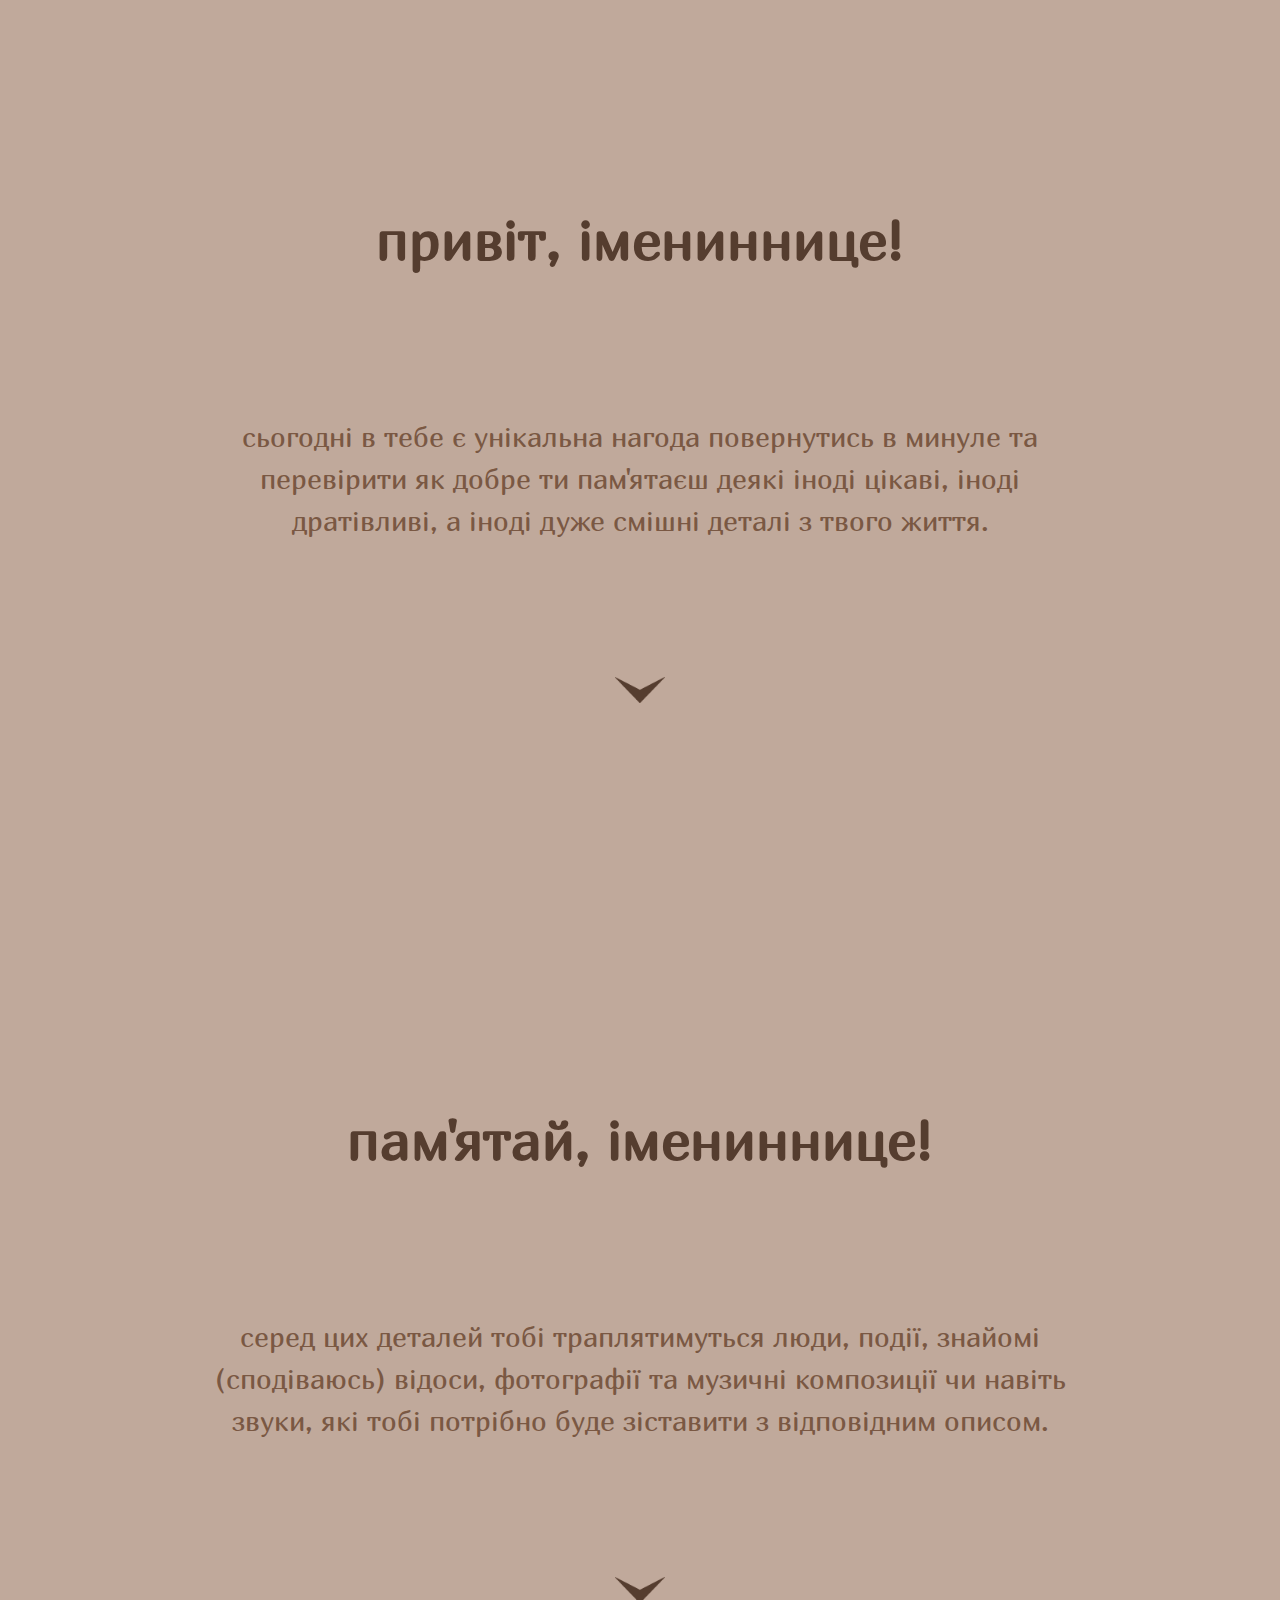
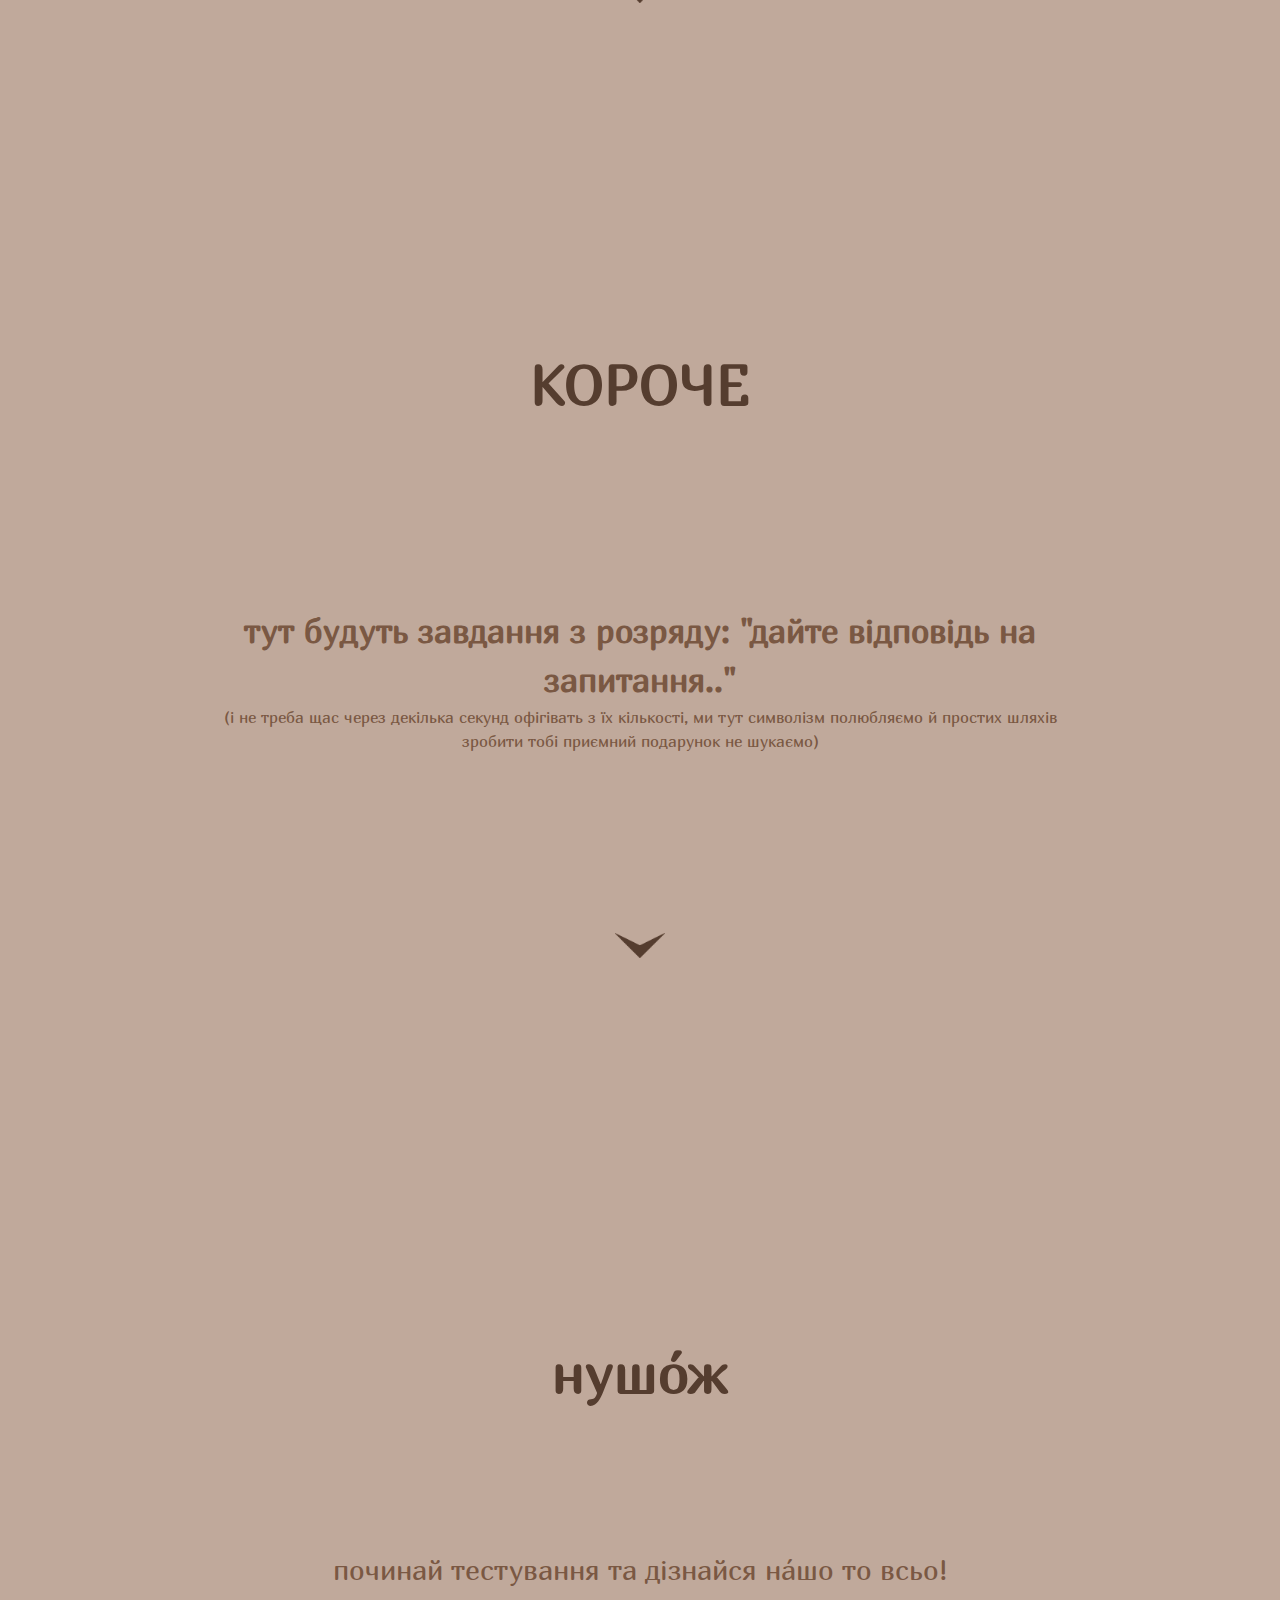
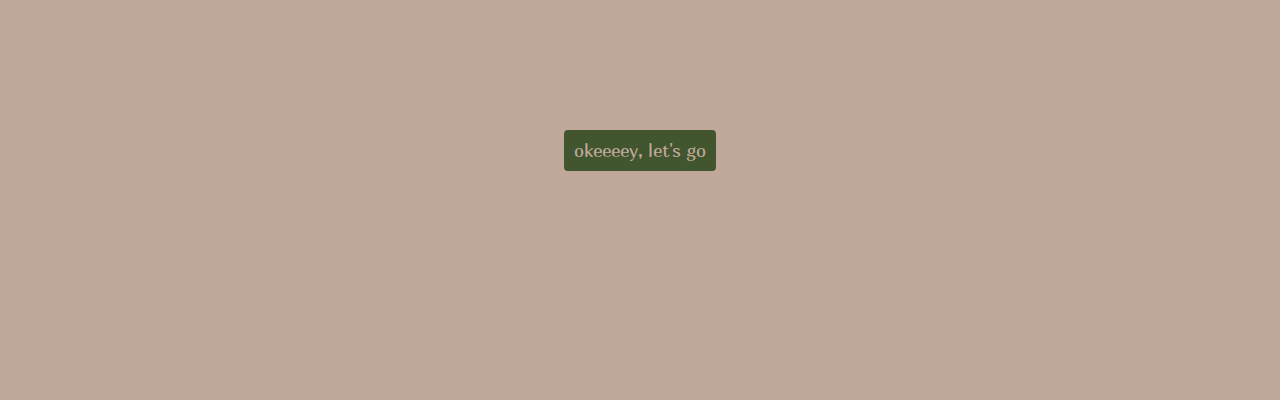
<file: index.html>
<!DOCTYPE html>
<html lang="en">
    <head>
        <meta charset="UTF-8" />
        <meta name="viewport" content="width=device-width, initial-scale=1.0" />
        <title>Для рідної Іменинниці</title>
        <link rel="stylesheet" href="style.css" />
    </head>
    <body>
        <div class="main-page">
            <div class="content">
                <h1>привіт, імениннице!</h1>
                <p>
                    сьогодні в тебе є унікальна нагода повернутись в минуле та
                    перевірити як добре ти пам'ятаєш деякі іноді цікаві, іноді
                    дратівливі, а іноді дуже смішні деталі з твого життя.
                </p>
                <a href="#first"
                    ><img class="arrow-bottom"
                        src="images/arrow-bottom-icon.png"
                        alt="Тут має бути стрілка вниз"
                    />
                </a>
            </div>

            <div class="content" id="first">
                <h1>пам'ятай, імениннице!</h1>
                <p>
                    серед цих деталей тобі траплятимуться люди, події, знайомі
                    (сподіваюсь) відоси, фотографії та музичні композиції чи
                    навіть звуки, які тобі потрібно буде зіставити з відповідним
                    описом.
                </p>
                <a href="#second">
                    <img class="arrow-bottom"
                        src="images/arrow-bottom-icon.png"
                        alt="Тут має бути стрілка вниз"
                    />
                </a>
            </div>

            <div class="content" id="second">
                <h1>КОРОЧЕ</h1>
                <h3>
                    тут будуть завдання з розряду: "дайте відповідь на
                    запитання.."
                </h3>
                <p class="note">
                    (i не треба щас через декілька секунд офігівать з їх
                    кількості, ми тут символізм полюбляємо й простих шляхів
                    зробити тобі приємний подарунок не шукаємо)
                </p>
                <a href="#third">
                    <img class="arrow-bottom"
                        src="images/arrow-bottom-icon.png"
                        alt="Тут має бути стрілка вниз"
                    />
                </a>
            </div>

            <div class="content" id="third">
                <h1>нушо́ж</h1>
                <p>починай тестування та дізнайся нáшо то всьо!</p>
                <a href="quiz-page.html"
                    ><button class="start-btn">okeeeey, let's go</button></a
                >
            </div>
        </div>
    </body>
</html>
</file>
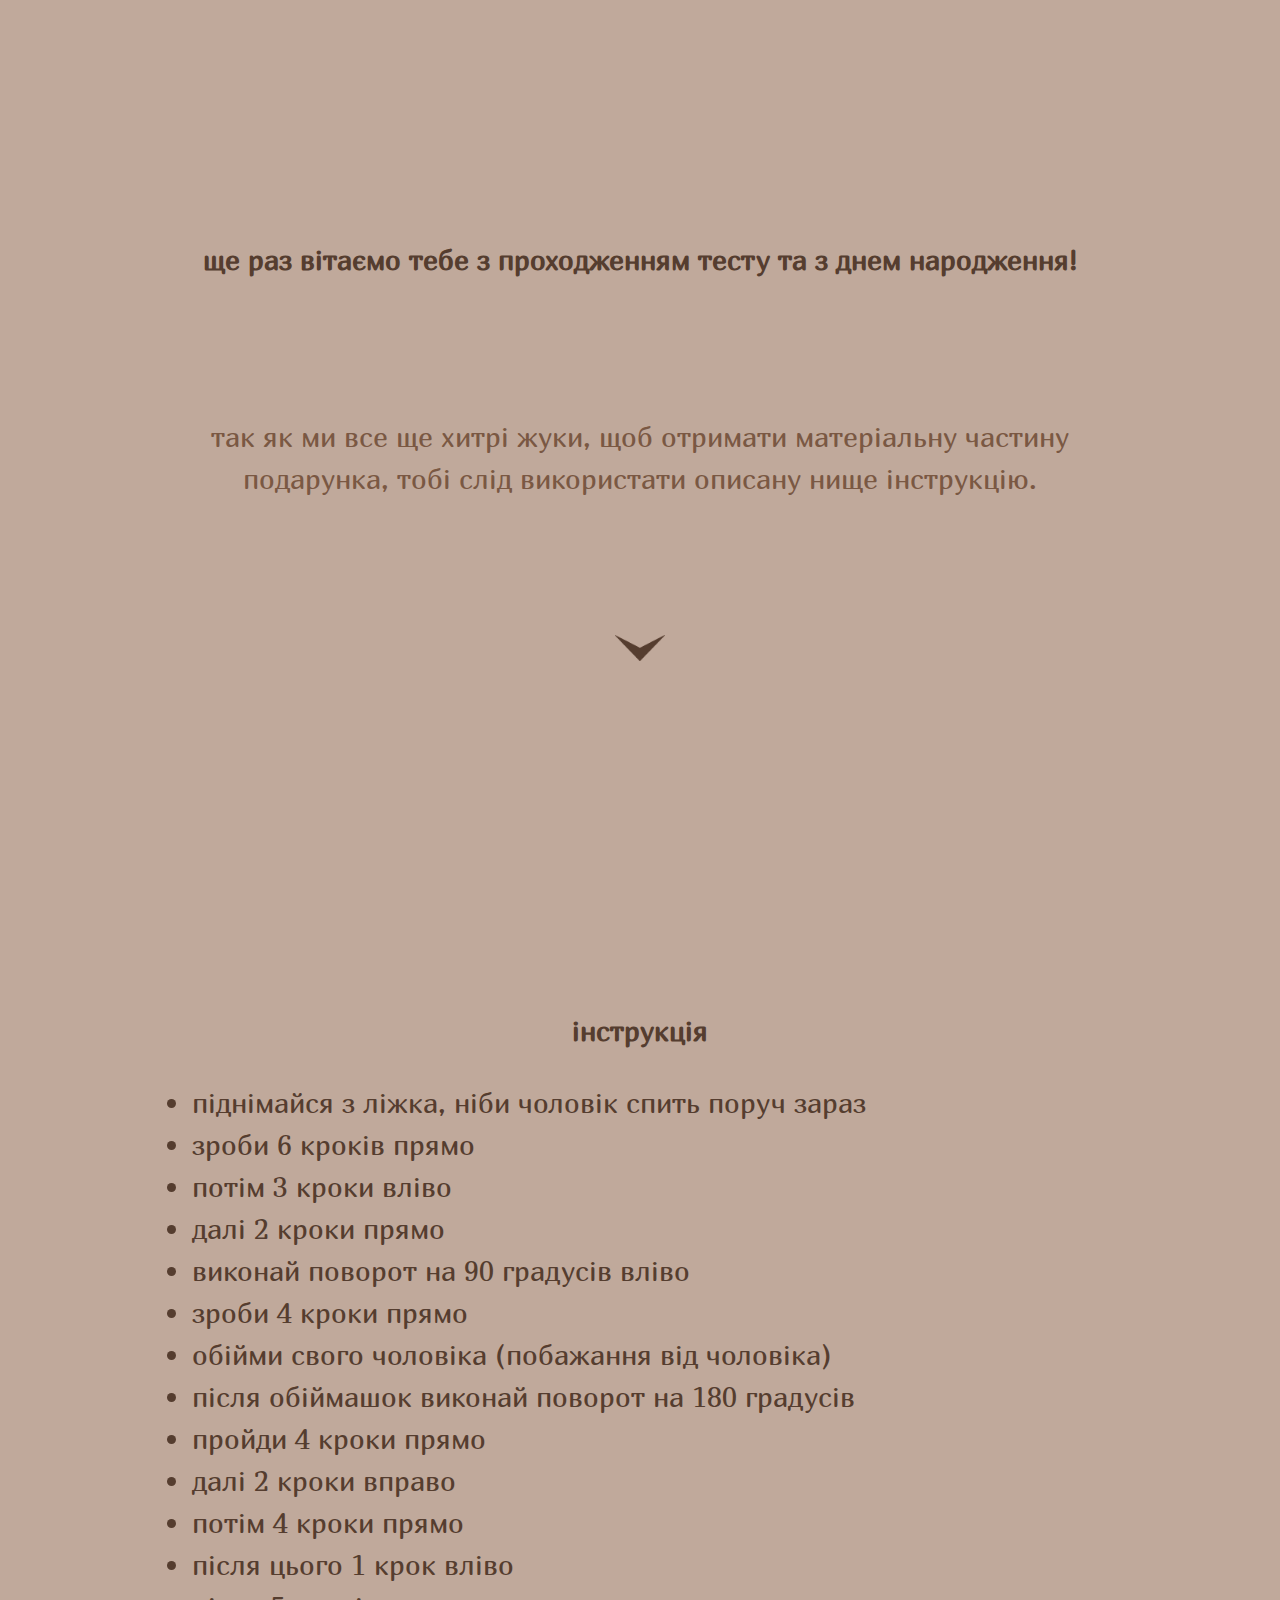
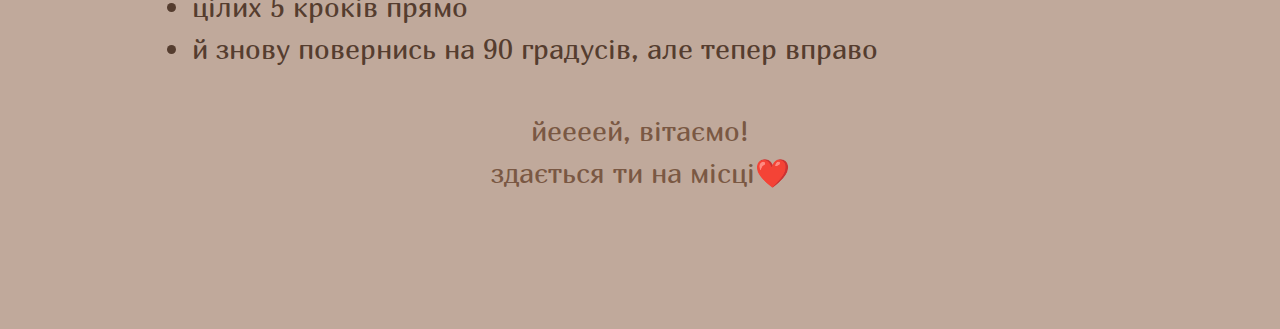
<file: final-page.html>
<!DOCTYPE html>
<html lang="en">
    <head>
        <meta charset="UTF-8" />
        <meta name="viewport" content="width=device-width, initial-scale=1.0" />
        <title>Вітаємо!</title>
        <link rel="stylesheet" href="style.css" />
    </head>
    <body>
        <div class="main-page">
            <div class="content">
                <h1 style="font-size: 28px">
                    ще раз вітаємо тебе з проходженням тесту та з днем
                    народження!
                </h1>
                <p>
                    так як ми все ще хитрі жуки, щоб отримати матеріальну
                    частину подарунка, тобі слід використати описану нище
                    інструкцію.
                </p>
                <a href="#first"
                    ><img
                        class="arrow-bottom"
                        src="images/arrow-bottom-icon.png"
                        alt="Тут має бути стрілка вниз"
                    />
                </a>
            </div>

            <div class="content" id="first">
                <h1 style="font-size: 28px; margin-top: 110px">інструкція</h1>
                <ul>
                    <li>піднімайся з ліжка, ніби чоловік спить поруч зараз</li>
                    <li>зроби 6 кроків прямо</li>
                    <li>потім 3 кроки вліво</li>
                    <li>далі 2 кроки прямо</li>
                    <li>виконай поворот на 90 градусів вліво</li>
                    <li>зроби 4 кроки прямо</li>
                    <li>обійми свого чоловіка (побажання від чоловіка)</li>
                    <li>після обіймашок виконай поворот на 180 градусів</li>
                    <li>пройди 4 кроки прямо</li>
                    <li>далі 2 кроки вправо</li>
                    <li>потім 4 кроки прямо</li>
                    <li>після цього 1 крок вліво</li>
                    <li>цілих 5 кроків прямо</li>
                    <li>й знову повернись на 90 градусів, але тепер вправо</li>
                </ul>
                <p style="padding-top: 10px">
                    йеееей, вітаємо! <br />здається ти на місці❤️
                </p>
            </div>
        </div>
    </body>
</html>
</file>
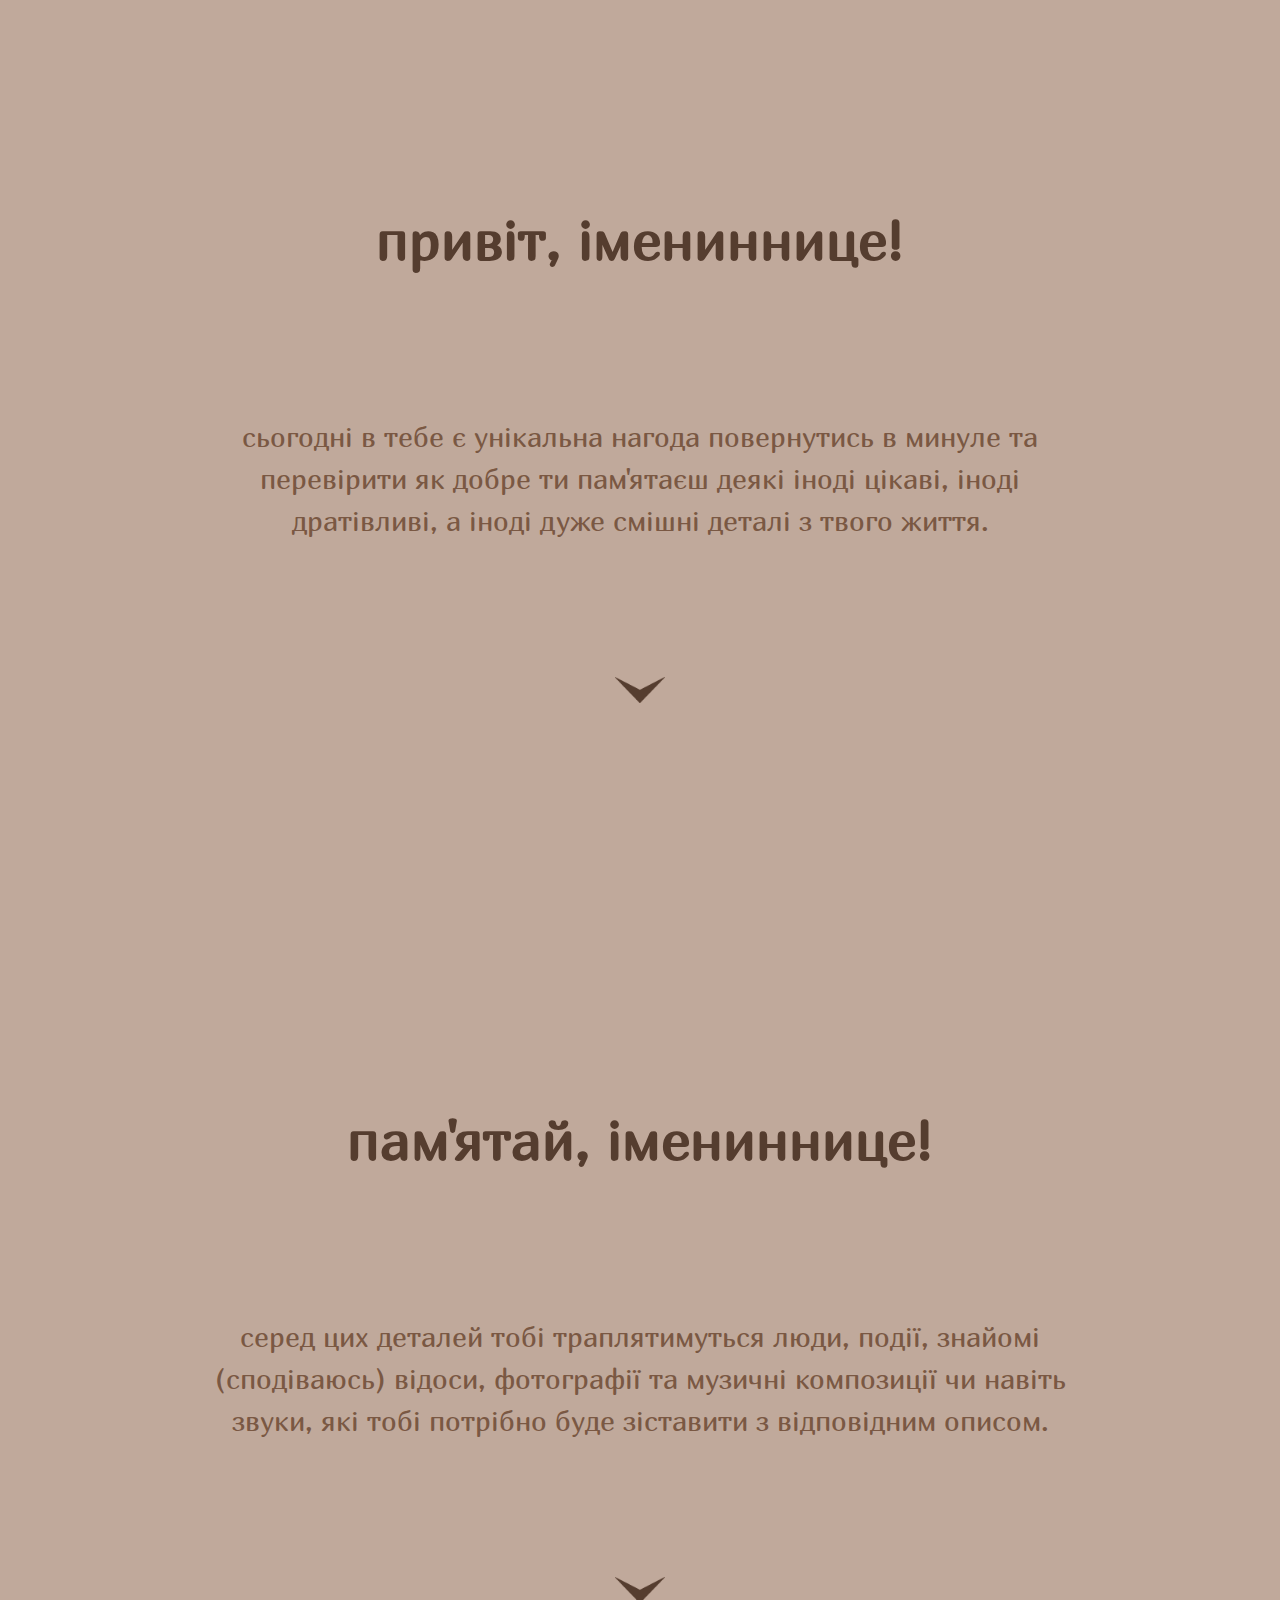
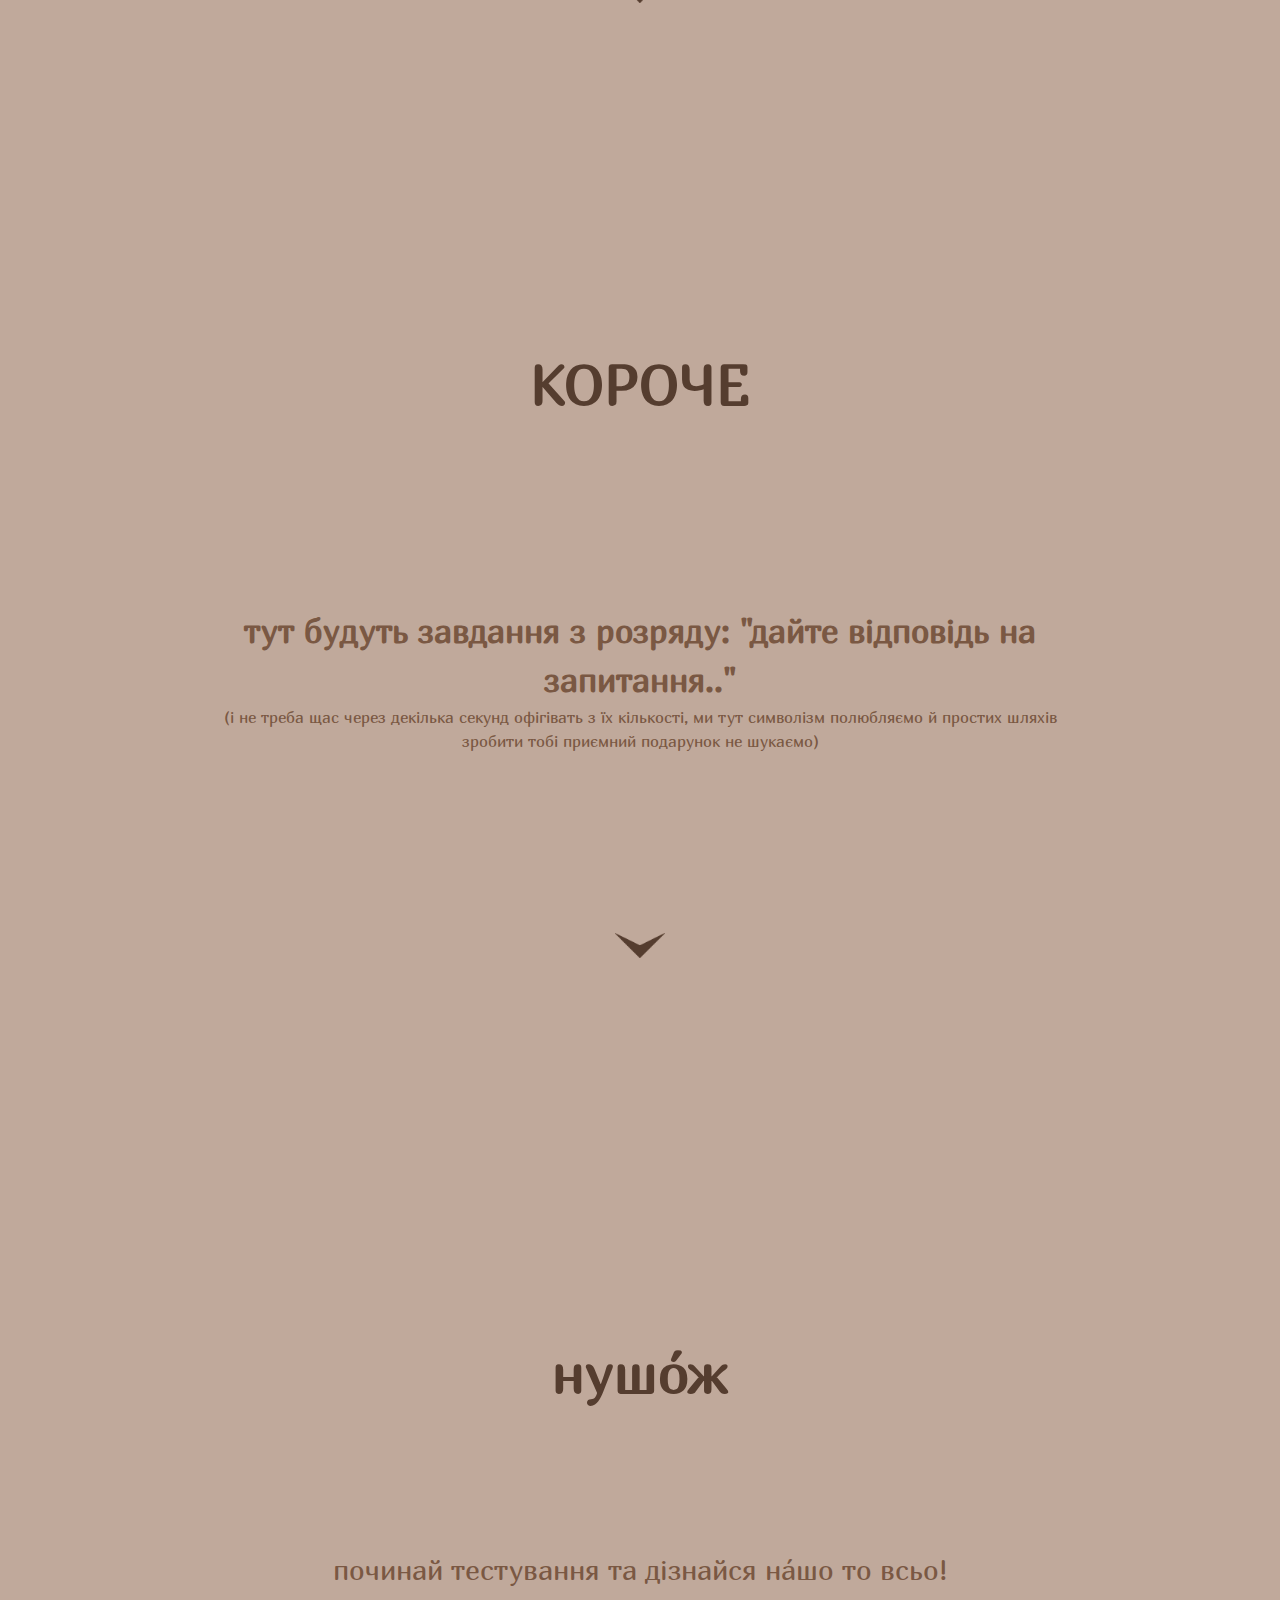
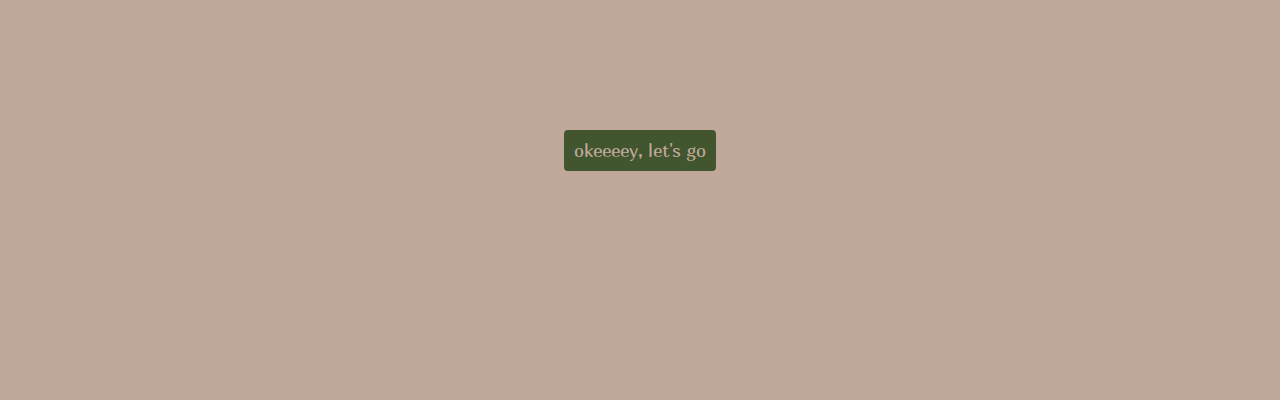
<file: main-page.html>
<!DOCTYPE html>
<html lang="en">
    <head>
        <meta charset="UTF-8" />
        <meta name="viewport" content="width=device-width, initial-scale=1.0" />
        <title>Для любої Іменинниці</title>
        <link rel="stylesheet" href="style.css" />
    </head>
    <body>
        <div class="main-page">
            <div class="content">
                <h1>привіт, імениннице!</h1>
                <p>
                    сьогодні в тебе є унікальна нагода повернутись в минуле та
                    перевірити як добре ти пам'ятаєш деякі іноді цікаві, іноді
                    дратівливі, а іноді дуже смішні деталі з твого життя.
                </p>
                <a href="#first"
                    ><img class="arrow-bottom"
                        src="images/arrow-bottom-icon.png"
                        alt="Тут має бути стрілка вниз"
                    />
                </a>
            </div>

            <div class="content" id="first">
                <h1>пам'ятай, імениннице!</h1>
                <p>
                    серед цих деталей тобі траплятимуться люди, події, знайомі
                    (сподіваюсь) відоси, фотографії та музичні композиції чи
                    навіть звуки, які тобі потрібно буде зіставити з відповідним
                    описом.
                </p>
                <a href="#second">
                    <img class="arrow-bottom"
                        src="images/arrow-bottom-icon.png"
                        alt="Тут має бути стрілка вниз"
                    />
                </a>
            </div>

            <div class="content" id="second">
                <h1>КОРОЧЕ</h1>
                <h3>
                    тут будуть завдання з розряду: "дайте відповідь на
                    запитання.."
                </h3>
                <p class="note">
                    (i не треба щас через декілька секунд офігівать з їх
                    кількості, ми тут символізм полюбляємо й простих шляхів
                    зробити тобі приємний подарунок не шукаємо)
                </p>
                <a href="#third">
                    <img class="arrow-bottom"
                        src="images/arrow-bottom-icon.png"
                        alt="Тут має бути стрілка вниз"
                    />
                </a>
            </div>

            <div class="content" id="third">
                <h1>нушо́ж</h1>
                <p>починай тестування та дізнайся нáшо то всьо!</p>
                <a href="quiz-page.html"
                    ><button class="start-btn">okeeeey, let's go</button></a
                >
            </div>
        </div>
    </body>
</html>
</file>
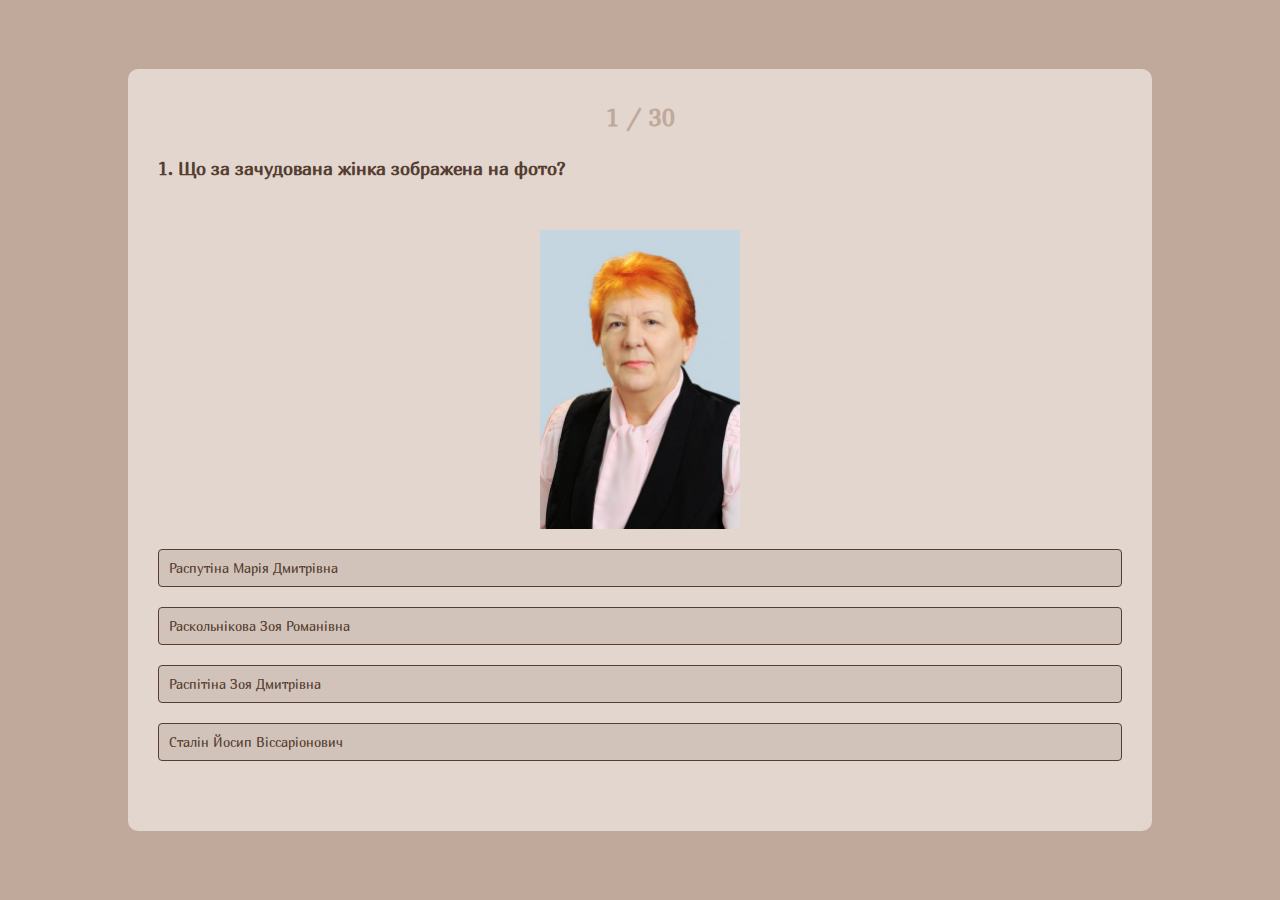
<file: quiz-page.html>
<!DOCTYPE html>
<html lang="en">
    <head>
        <meta charset="UTF-8" />
        <meta name="viewport" content="width=device-width, initial-scale=1.0" />
        <title>Святковий квіз</title>
        <link rel="stylesheet" href="style.css" />
    </head>
    <body>
        <div class="quiz-page">
            <div class="app">
                <h1 id="question-number"></h1>
                <div class="quiz">
                    <h2 id="question">Question goes here</h2>
                    <div id="video-container"></div>
                    <div id="audio-container"></div>
                    <div id="image-container"></div>
                    <div id="answer-buttons">
                        <!-- <button class="btn">Answer 1</button>
                    <button class="btn">Answer 2</button>
                    <button class="btn">Answer 3</button>
                    <button class="btn">Answer 4</button> -->
                    </div>
                    <button id="next-btn">Далі</button>
                </div>
            </div>
        </div>
        <script src="script.js"></script>
    </body>
</html>
</file>
<file: style.css>
@font-face {
    font-family: "Marmelad";
    src: url(/fonts/Marmelad-Regular.woff2) format("woff2");
    font-weight: 400;
    font-style: normal;
    font-display: swap;
}

* {
    margin: 0;
    padding: 0;
    font-family: "Marmelad", sans-serif;
    box-sizing: border-box;
    scroll-behavior: smooth;
}

body {
    background: #c0a99b;
    font-size: 28px;
    line-height: 1.5;
}

a.text:active, /* активная/посещенная ссылка */
a.text:hover,  /* при наведении */
a.text {
    text-decoration: none;
    color: #7a5843;
}

.main-page {
    padding-left: 15%;
    padding-right: 15%;
}

.content {
    color: #553d2f;
    text-align: center;
    align-content: center;
    width: 100%;
    height: 100vh;
}

h1 {
    text-align: center;
}

h3 {
    color: #7a5843;
    padding-top: 20vh;
}

p {
    color: #7a5843;
    padding-top: 15vh;
    padding-bottom: 15vh;
}

.note {
    padding-top: 0vh;
    padding-bottom: 20vh;
    font-size: 16px;
}

.final-info {
    padding-top: 0vh;
    padding-bottom: 0vh;
}

.arrow-bottom {
    display: block;
    margin-left: auto;
    margin-right: auto;
    width: 50px;
}

.start-btn {
    background: #41552f;
    color: #c0a99b;
    font-size: 18px;
    font-weight: 500;
    border: 0px solid #553d2f;
    padding: 10px;
    text-align: center;
    border-radius: 4px;
    cursor: pointer;
}

.quiz-page {
    height: 100vh;
    padding-left: 10%;
    padding-right: 10%;
    align-content: center;
}

.app {
    background: #e2d6cf;
    border-radius: 10px;
    padding: 30px;
}

.app h1 {
    font-size: 24px;
    color: #c0a99b;
    font-weight: 600;
}

.quiz {
    padding: 20px 0;
}

.quiz h2 {
    font-size: 18px;
    color: #553d2f;
    font-weight: 600;
    margin-bottom: 5%;
}

#answer-buttons {
    margin-top: 10px;
    margin-bottom: 10px;
}

.btn {
    background: #d2c3ba;
    color: #553d2f;
    font-weight: 500;
    width: 100%;
    border: 1px solid #553d2f;
    padding: 10px;
    margin: 10px 0;
    text-align: left;
    border-radius: 4px;
    cursor: pointer;
}

.btn:hover:not([disabled]) {
    background: #553d2f;
    color: #e2d6cf;
}

.btn:disabled {
    cursor: no-drop;
}

#next-btn {
    background: #553d2f;
    color: #e2d6cf;
    font-weight: 500;
    width: 150px;
    border: 0;
    padding: 10px;
    margin: 0px auto 0;
    border-radius: 4px;
    cursor: pointer;
    display: none;
}

.correct {
    background: #41552f;
    color: #e2d6cf;
}

.incorrect {
    background: #861b0d;
    color: #e2d6cf;
}

video {
    max-width: 100%;
    height: auto;
}

#audio-container {
    max-width: 100%;
    display: flex;
    justify-content: center;
}


ul {
    text-align: left;
    margin-top: 30px;
    margin-bottom: 30px;
}

img {
    /* max-width: 100%; */
    /* height: auto; */
    width: 200px;
    display: flex;
    justify-content: center;
    display: block;
    margin-left: auto;
    margin-right: auto;
}

@media (max-width: 400px) {
    body {
        background: #c0a99b;
        font-size: 20px;
        line-height: 1.5;
    }
    video {
        max-width: 100%;
        height: auto;
    }
}
</file>
